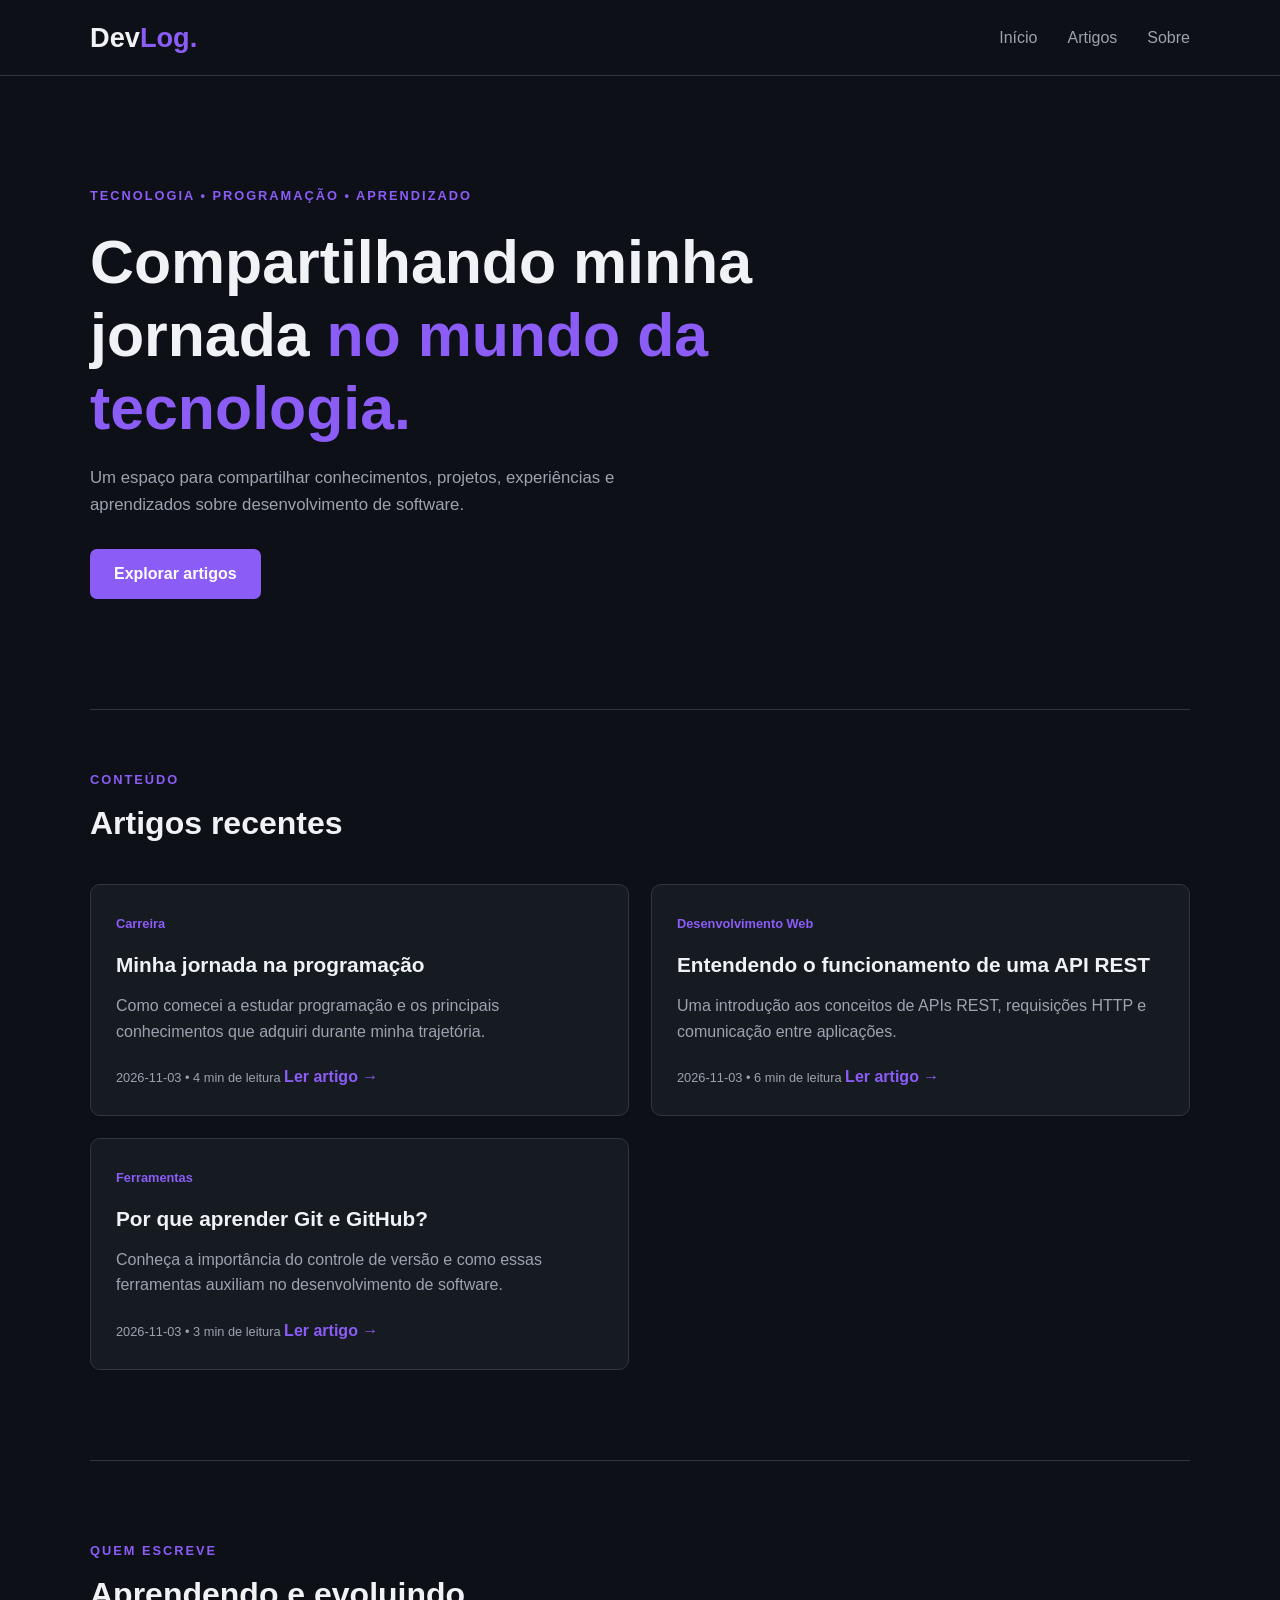
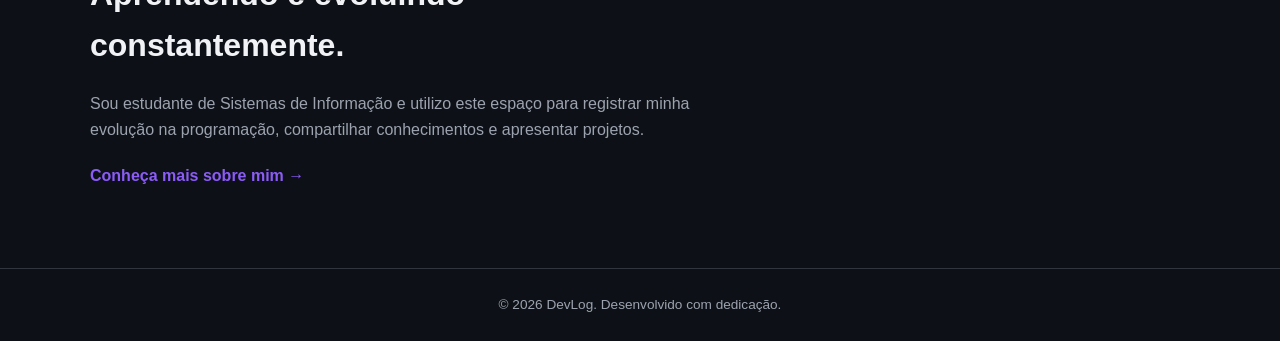
<file: index.html>
<!DOCTYPE html>
<html lang="pt-BR">
<head>
    <meta charset="UTF-8">
    <meta name="viewport" content="width=device-width, initial-scale=1.0">
    <meta name="description" content="DevLog - Um blog pessoal sobre tecnologia, programação e desenvolvimento de software.">

    <title>DevLog | Blog de Tecnologia</title>

    <link rel="stylesheet" href="css/style.css">
    <script src="js/main.js" defer></script>
</head>
<body>

    <header class="header">
        <nav class="navbar container">
            <a href="index.html" class="logo">Dev<span>Log.</span></a>

            <div class="nav-links">
                <a href="index.html">Início</a>
                <a href="#artigos">Artigos</a>
                <a href="pages/sobre.html">Sobre</a>
            </div>
        </nav>
    </header>

    <main>

        <section class="hero container">
            <p class="hero-tag">TECNOLOGIA • PROGRAMAÇÃO • APRENDIZADO</p>

            <h1>
                Compartilhando minha jornada
                <span>no mundo da tecnologia.</span>
            </h1>

            <p class="hero-description">
                Um espaço para compartilhar conhecimentos, projetos,
                experiências e aprendizados sobre desenvolvimento de software.
            </p>

            <a href="#artigos" class="btn-primary">
                Explorar artigos
            </a>
        </section>

        <section id="artigos" class="articles-section container">

            <div class="section-header">
                <div>
                    <p class="section-tag">CONTEÚDO</p>
                    <h2>Artigos recentes</h2>
                </div>
            </div>

            <div id="articles-container" class="articles-grid">
                <p class="loading-message">Carregando artigos...</p>
            </div>

        </section>

        <section class="about-section container" id="sobre">
            <div>
                <p class="section-tag">QUEM ESCREVE</p>
                <h2>Aprendendo e evoluindo constantemente.</h2>

                <p>
                    Sou estudante de Sistemas de Informação e utilizo este
                    espaço para registrar minha evolução na programação,
                    compartilhar conhecimentos e apresentar projetos.
                </p>

                <a href="pages/sobre.html" class="text-link">
                    Conheça mais sobre mim →
                </a>
            </div>
        </section>

    </main>

    <footer class="footer">
        <div class="container">
            <p>© 2026 DevLog. Desenvolvido com dedicação.</p>
        </div>
    </footer>

</body>
</html>
</file>
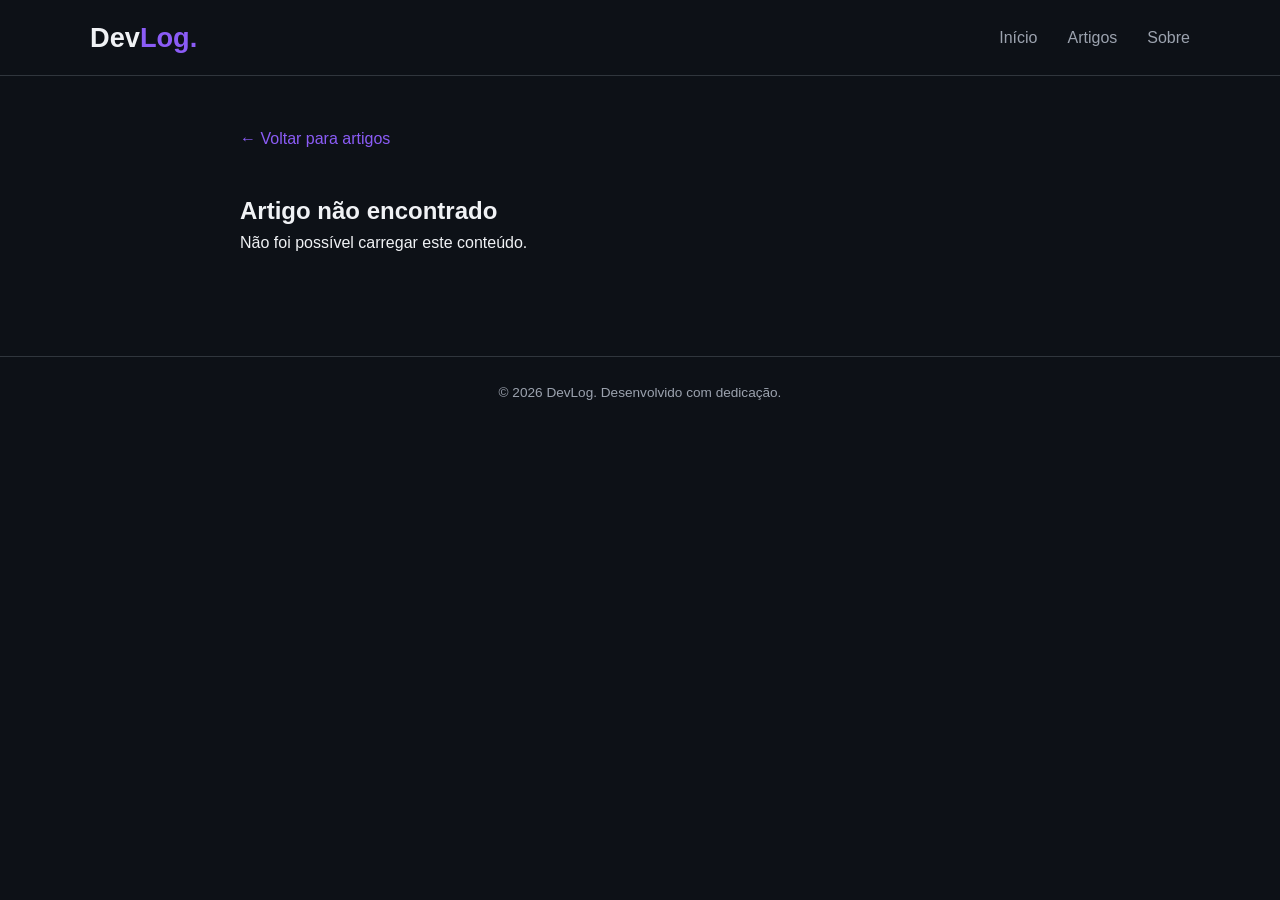
<file: pages/artigo.html>
<!DOCTYPE html>
<html lang="pt-BR">
<head>
    <meta charset="UTF-8">
    <meta name="viewport" content="width=device-width, initial-scale=1.0">

    <title>Artigo | DevLog</title>

    <link rel="stylesheet" href="../css/style.css">
    <link rel="stylesheet" href="../css/artigo.css">

    <script src="../js/artigo.js" defer></script>
</head>
<body>

    <header class="header">
        <nav class="navbar container">
            <a href="../index.html" class="logo">
                Dev<span>Log.</span>
            </a>

            <div class="nav-links">
                <a href="../index.html">Início</a>
                <a href="../index.html#artigos">Artigos</a>
                <a href="sobre.html">Sobre</a>
            </div>
        </nav>
    </header>

    <main class="article-page container">

        <a href="../index.html#artigos" class="back-link">
            ← Voltar para artigos
        </a>

        <article id="article-content">
            <p>Carregando artigo...</p>
        </article>

    </main>

    <footer class="footer">
        <div class="container">
            <p>© 2026 DevLog. Desenvolvido com dedicação.</p>
        </div>
    </footer>

</body>
</html>
</file>
<file: css/style.css>
:root {
    --background: #0d1117;
    --surface: #161b22;
    --surface-hover: #1c2430;
    --primary: #8b5cf6;
    --text: #f0f2f5;
    --text-secondary: #9ca3af;
    --border: #30363d;
}

* {
    margin: 0;
    padding: 0;
    box-sizing: border-box;
}

html {
    scroll-behavior: smooth;
}

body {
    background-color: var(--background);
    color: var(--text);
    font-family: Arial, Helvetica, sans-serif;
    line-height: 1.6;
}

a {
    text-decoration: none;
    color: inherit;
}

.container {
    width: 90%;
    max-width: 1100px;
    margin: 0 auto;
}

/* Cabeçalho */

.header {
    border-bottom: 1px solid var(--border);
}

.navbar {
    min-height: 75px;
    display: flex;
    justify-content: space-between;
    align-items: center;
}

.logo {
    font-size: 1.7rem;
    font-weight: bold;
}

.logo span {
    color: var(--primary);
}

.nav-links {
    display: flex;
    gap: 30px;
}

.nav-links a {
    color: var(--text-secondary);
    transition: 0.3s;
}

.nav-links a:hover {
    color: var(--primary);
}

/* Apresentação */

.hero {
    padding: 110px 0;
}

.hero-tag,
.section-tag {
    color: var(--primary);
    font-size: 0.8rem;
    font-weight: bold;
    letter-spacing: 2px;
}

.hero h1 {
    font-size: clamp(2.2rem, 5vw, 3.8rem);
    line-height: 1.2;
    max-width: 750px;
    margin: 20px 0;
}

.hero h1 span {
    color: var(--primary);
}

.hero-description {
    color: var(--text-secondary);
    max-width: 600px;
    margin-bottom: 30px;
    font-size: 1.05rem;
}

.btn-primary {
    display: inline-block;
    background-color: var(--primary);
    color: white;
    padding: 12px 24px;
    border-radius: 7px;
    font-weight: bold;
    transition: 0.3s;
}

.btn-primary:hover {
    opacity: 0.85;
    transform: translateY(-2px);
}

/* Artigos */

.articles-section {
    padding: 60px 0 90px;
    border-top: 1px solid var(--border);
}

.section-header {
    margin-bottom: 35px;
}

.section-header h2,
.about-section h2 {
    font-size: 2rem;
    margin-top: 8px;
}

.articles-grid {
    display: grid;
    grid-template-columns: repeat(2, 1fr);
    gap: 22px;
}

.article-card {
    background-color: var(--surface);
    border: 1px solid var(--border);
    border-radius: 10px;
    padding: 25px;
    transition: 0.3s;
}

.article-card:hover {
    background-color: var(--surface-hover);
    transform: translateY(-4px);
    border-color: var(--primary);
}

.article-category {
    color: var(--primary);
    font-size: 0.8rem;
    font-weight: bold;
}

.article-card h3 {
    font-size: 1.3rem;
    margin: 12px 0;
}

.article-card p {
    color: var(--text-secondary);
    margin-bottom: 20px;
}

.article-date {
    color: var(--text-secondary);
    font-size: 0.8rem;
}

.loading-message {
    color: var(--text-secondary);
}

/* Sobre */

.about-section {
    border-top: 1px solid var(--border);
    padding: 80px 0;
}

.about-section h2 {
    max-width: 600px;
    margin-bottom: 20px;
}

.about-section p:not(.section-tag) {
    color: var(--text-secondary);
    max-width: 650px;
    margin-bottom: 20px;
}

.text-link {
    color: var(--primary);
    font-weight: bold;
}

/* Rodapé */

.footer {
    border-top: 1px solid var(--border);
    padding: 25px 0;
    color: var(--text-secondary);
    text-align: center;
    font-size: 0.85rem;
}

/* Responsividade */

@media (max-width: 650px) {
    .navbar {
        flex-direction: column;
        justify-content: center;
        gap: 12px;
        padding: 15px 0;
    }

    .nav-links {
        gap: 20px;
    }

    .hero {
        padding: 75px 0;
    }

    .articles-grid {
        grid-template-columns: 1fr;
    }
}
</file>
<file: css/artigo.css>
.article-page {
    max-width: 800px;
    padding-top: 50px;
    padding-bottom: 100px;
}

.back-link {
    display: inline-block;
    color: var(--primary);
    margin-bottom: 40px;
}

.back-link:hover {
    opacity: 0.8;
}

.article-header {
    margin-bottom: 40px;
    padding-bottom: 30px;
    border-bottom: 1px solid var(--border);
}

.article-header h1 {
    font-size: clamp(2rem, 5vw, 3rem);
    line-height: 1.2;
    margin: 15px 0;
}

.article-description {
    color: var(--text-secondary);
    font-size: 1.1rem;
    margin-bottom: 20px;
}

.article-metadata {
    color: var(--text-secondary);
    font-size: 0.9rem;
}

.article-body {
    font-size: 1.05rem;
}

.article-body h2 {
    font-size: 1.6rem;
    margin: 35px 0 15px;
}

.article-body p {
    color: var(--text-secondary);
    margin-bottom: 20px;
    line-height: 1.9;
}
</file>
